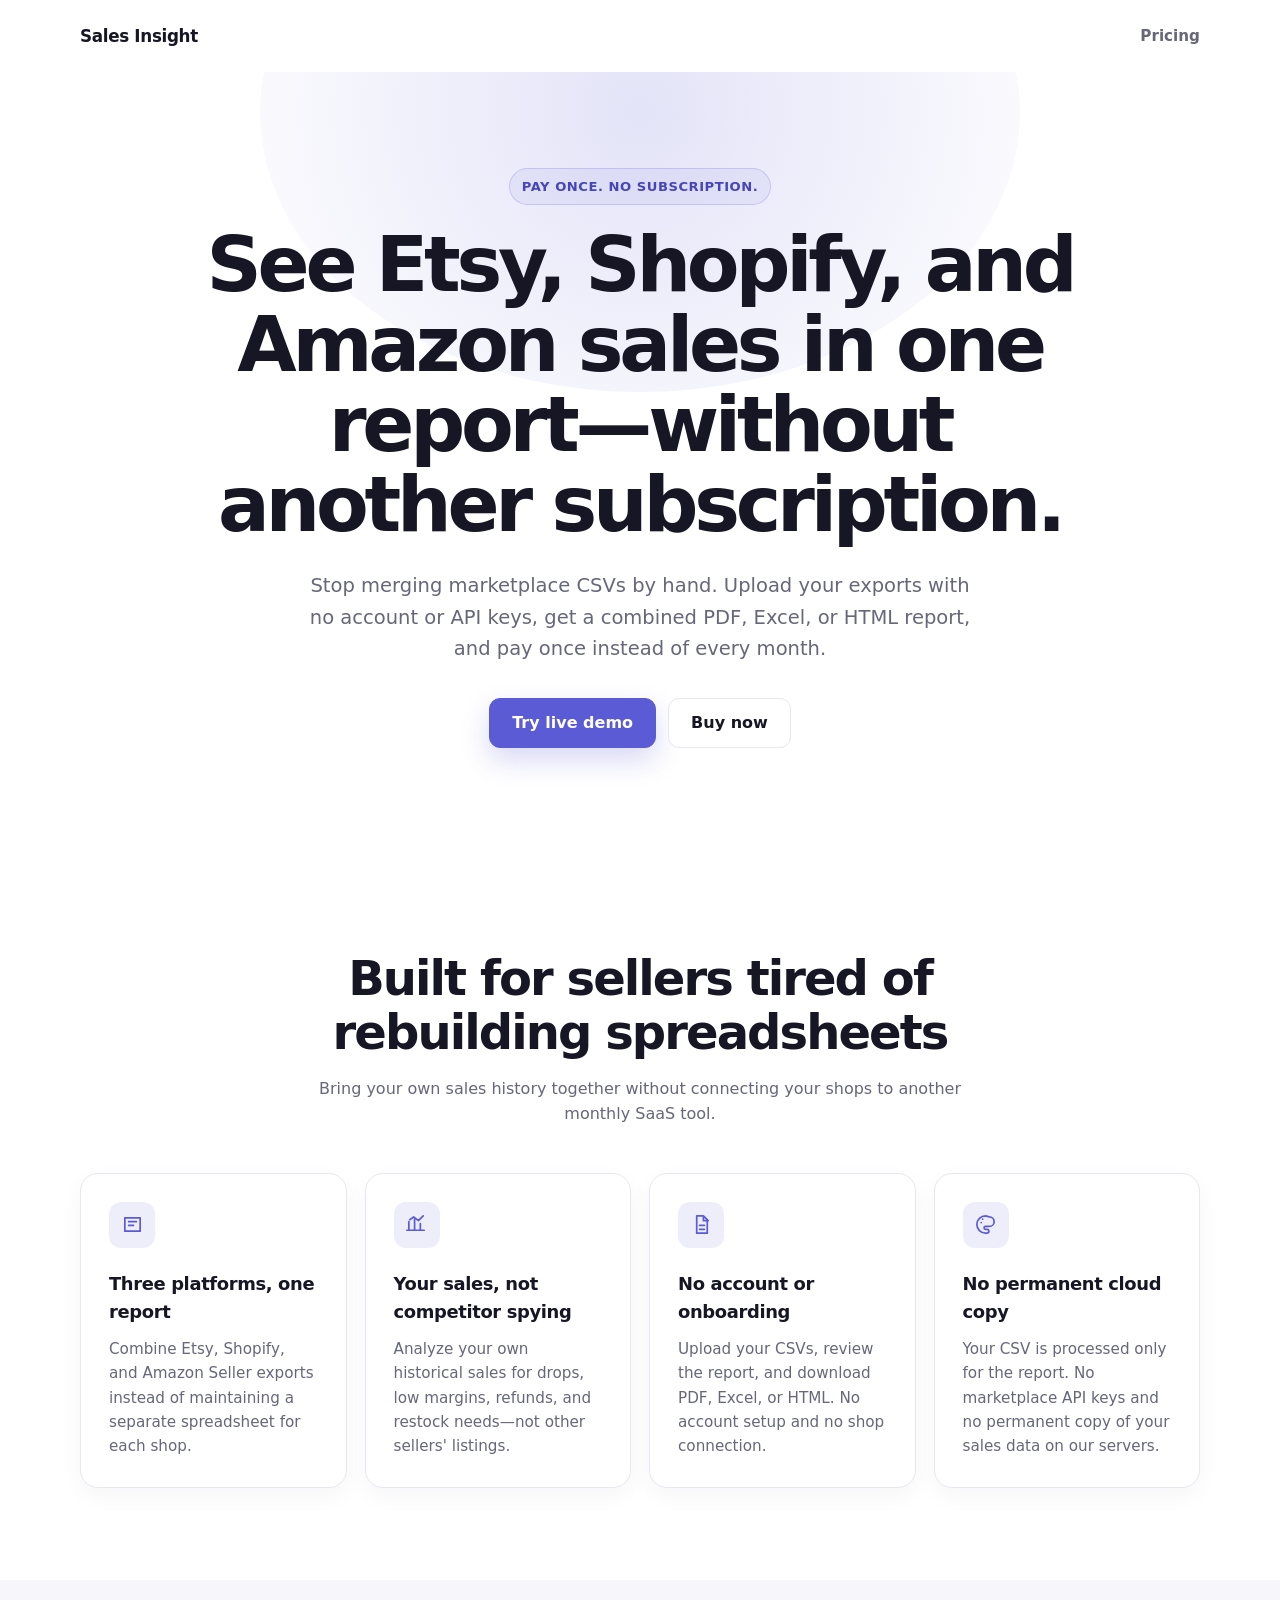
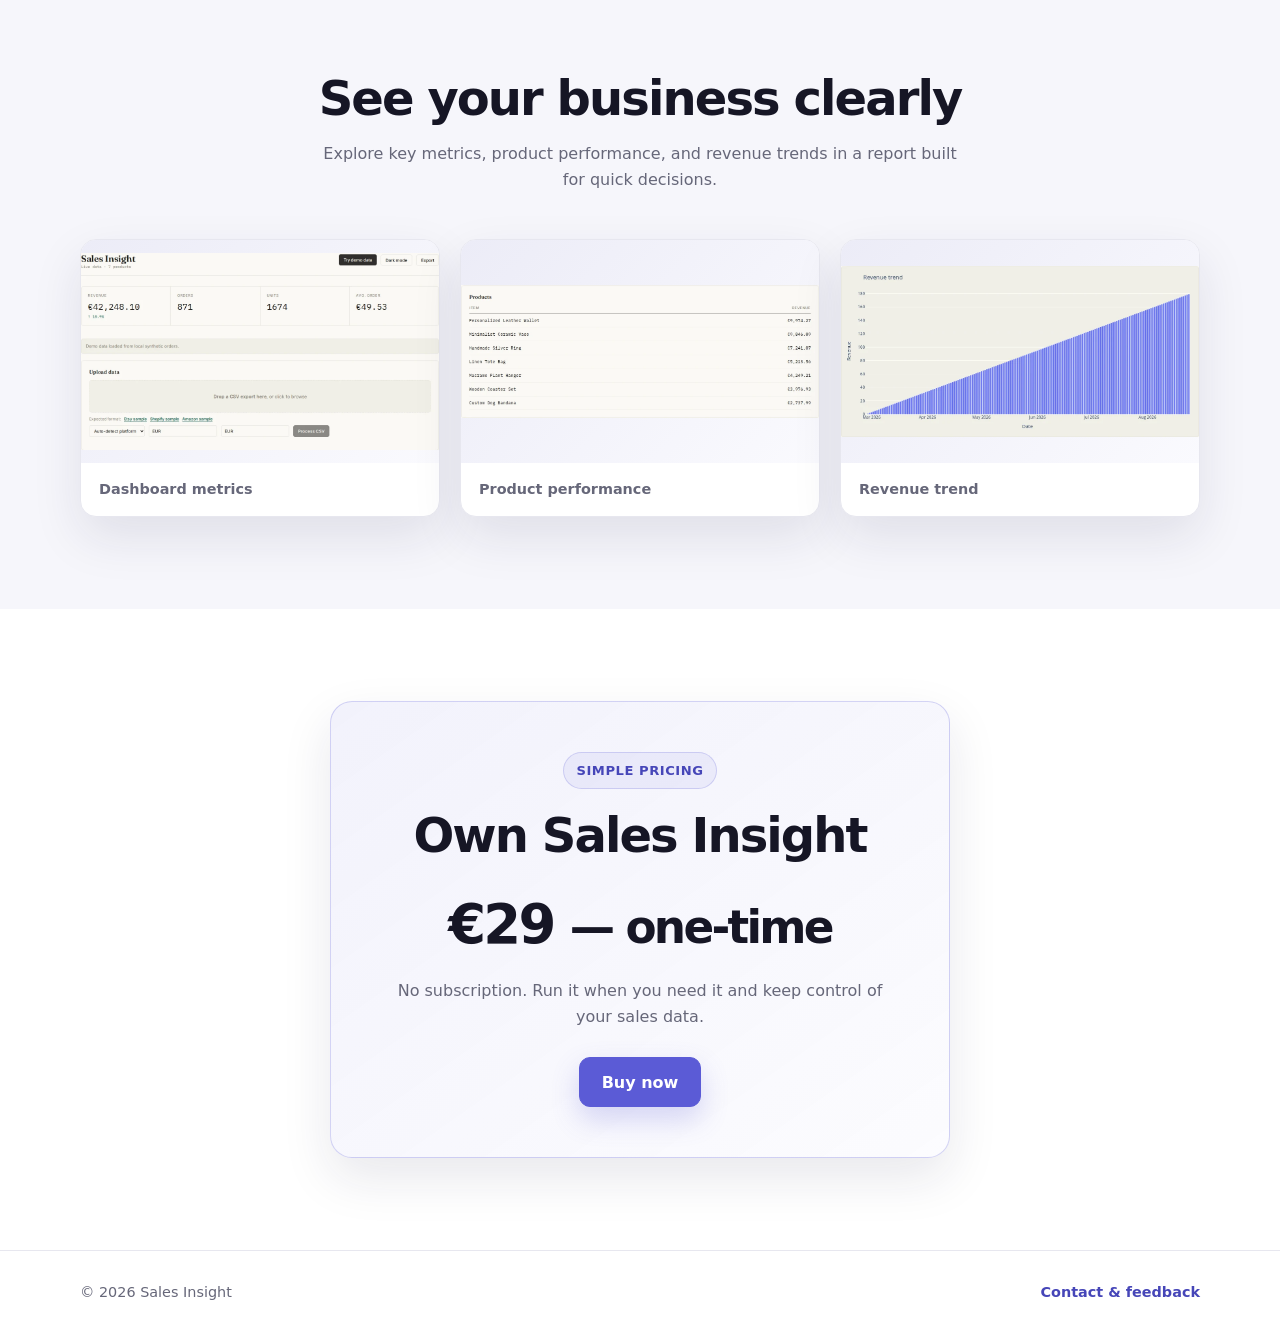
<file: landing/index.html>
<!doctype html>
<html lang="en">
<head>
  <meta charset="utf-8">
  <meta name="viewport" content="width=device-width, initial-scale=1">
  <meta name="description" content="Sales Insight turns Etsy, Shopify, and Amazon sales CSVs into clear reports and actionable insights.">
  <title>Sales Insight — Clear reports in seconds</title>
  <style>
    :root {
      --accent: #5b5bd6;
      --accent-dark: #4646b8;
      --ink: #161625;
      --muted: #666779;
      --surface: #f6f6fb;
      --line: #e7e7ef;
      --white: #ffffff;
      --shadow: 0 20px 50px rgba(30, 30, 70, 0.1);
    }

    * { box-sizing: border-box; }

    html { scroll-behavior: smooth; }

    body {
      margin: 0;
      color: var(--ink);
      background: var(--white);
      font-family: Inter, ui-sans-serif, system-ui, -apple-system, BlinkMacSystemFont, "Segoe UI", sans-serif;
      line-height: 1.6;
    }

    a { color: inherit; }

    img { display: block; max-width: 100%; }

    .container {
      width: min(1120px, calc(100% - 40px));
      margin-inline: auto;
    }

    .nav {
      display: flex;
      align-items: center;
      justify-content: space-between;
      min-height: 72px;
    }

    .brand {
      font-size: 1.05rem;
      font-weight: 800;
      letter-spacing: -0.02em;
      text-decoration: none;
    }

    .nav-link {
      color: var(--muted);
      font-size: 0.95rem;
      font-weight: 650;
      text-decoration: none;
    }

    .hero {
      position: relative;
      overflow: hidden;
      padding: 96px 0 112px;
      text-align: center;
    }

    .hero::before {
      position: absolute;
      z-index: -1;
      top: -240px;
      left: 50%;
      width: 760px;
      height: 560px;
      border-radius: 50%;
      background: radial-gradient(circle, rgba(91, 91, 214, 0.17), rgba(91, 91, 214, 0));
      content: "";
      transform: translateX(-50%);
    }

    .eyebrow {
      display: inline-flex;
      margin: 0 0 20px;
      padding: 7px 12px;
      border: 1px solid rgba(91, 91, 214, 0.22);
      border-radius: 999px;
      color: var(--accent-dark);
      background: rgba(91, 91, 214, 0.07);
      font-size: 0.82rem;
      font-weight: 750;
      letter-spacing: 0.04em;
      text-transform: uppercase;
    }

    h1 {
      max-width: 920px;
      margin: 0 auto;
      font-size: clamp(2.55rem, 6vw, 4.8rem);
      line-height: 1.04;
      letter-spacing: -0.055em;
    }

    .hero-copy {
      max-width: 680px;
      margin: 26px auto 0;
      color: var(--muted);
      font-size: clamp(1.05rem, 2vw, 1.22rem);
    }

    .actions {
      display: flex;
      flex-wrap: wrap;
      justify-content: center;
      gap: 12px;
      margin-top: 34px;
    }

    .button {
      display: inline-flex;
      align-items: center;
      justify-content: center;
      min-height: 50px;
      padding: 0 22px;
      border: 1px solid var(--line);
      border-radius: 11px;
      background: var(--white);
      font-weight: 750;
      text-decoration: none;
      transition: transform 160ms ease, box-shadow 160ms ease, background 160ms ease;
    }

    .button:hover { transform: translateY(-2px); }

    .button-primary {
      border-color: var(--accent);
      color: var(--white);
      background: var(--accent);
      box-shadow: 0 12px 28px rgba(91, 91, 214, 0.24);
    }

    .button-primary:hover { background: var(--accent-dark); }

    section { padding: 92px 0; }

    .section-heading {
      max-width: 650px;
      margin: 0 auto 46px;
      text-align: center;
    }

    h2 {
      margin: 0;
      font-size: clamp(2rem, 4vw, 3rem);
      line-height: 1.12;
      letter-spacing: -0.04em;
    }

    .section-heading p {
      margin: 16px 0 0;
      color: var(--muted);
    }

    .features {
      display: grid;
      grid-template-columns: repeat(4, 1fr);
      gap: 18px;
    }

    .feature {
      padding: 28px;
      border: 1px solid var(--line);
      border-radius: 18px;
      background: var(--white);
      box-shadow: 0 8px 24px rgba(30, 30, 70, 0.04);
    }

    .icon {
      display: grid;
      width: 46px;
      height: 46px;
      margin-bottom: 22px;
      place-items: center;
      border-radius: 12px;
      color: var(--accent);
      background: rgba(91, 91, 214, 0.1);
    }

    .icon svg {
      width: 23px;
      height: 23px;
      fill: none;
      stroke: currentColor;
      stroke-linecap: round;
      stroke-linejoin: round;
      stroke-width: 1.8;
    }

    h3 {
      margin: 0 0 10px;
      font-size: 1.12rem;
      letter-spacing: -0.02em;
    }

    .feature p {
      margin: 0;
      color: var(--muted);
      font-size: 0.95rem;
    }

    .screenshots { background: var(--surface); }

    .screenshot-grid {
      display: grid;
      grid-template-columns: repeat(3, 1fr);
      gap: 20px;
    }

    .screenshot {
      overflow: hidden;
      margin: 0;
      border: 1px solid var(--line);
      border-radius: 16px;
      background: var(--white);
      box-shadow: var(--shadow);
    }

    .screenshot img {
      width: 100%;
      aspect-ratio: 16 / 10;
      object-fit: contain;
      background: linear-gradient(135deg, #ececf7, #fafafe);
    }

    .screenshot figcaption {
      padding: 15px 18px;
      color: var(--muted);
      font-size: 0.9rem;
      font-weight: 650;
    }

    .pricing-card {
      max-width: 620px;
      margin: 0 auto;
      padding: 50px;
      border: 1px solid rgba(91, 91, 214, 0.25);
      border-radius: 22px;
      background: linear-gradient(145deg, rgba(91, 91, 214, 0.08), rgba(91, 91, 214, 0.02));
      text-align: center;
      box-shadow: var(--shadow);
    }

    .price {
      margin: 18px 0 10px;
      font-size: clamp(2.2rem, 5vw, 3.4rem);
      font-weight: 850;
      letter-spacing: -0.05em;
    }

    .price-note {
      margin: 0 0 28px;
      color: var(--muted);
    }

    footer {
      padding: 30px 0;
      border-top: 1px solid var(--line);
      color: var(--muted);
      font-size: 0.9rem;
    }

    .footer-inner {
      display: flex;
      align-items: center;
      justify-content: space-between;
      gap: 20px;
    }

    footer a {
      color: var(--accent-dark);
      font-weight: 700;
      text-decoration: none;
    }

    @media (max-width: 900px) {
      .features { grid-template-columns: repeat(2, 1fr); }
      .screenshot-grid { grid-template-columns: 1fr; }
      .screenshot { max-width: 680px; margin-inline: auto; }
    }

    @media (max-width: 600px) {
      .container { width: min(100% - 28px, 1120px); }
      .hero { padding: 68px 0 82px; }
      section { padding: 70px 0; }
      .features { grid-template-columns: 1fr; }
      .actions { flex-direction: column; }
      .button { width: 100%; }
      .pricing-card { padding: 36px 22px; }
      .footer-inner { align-items: flex-start; flex-direction: column; }
    }
  </style>
</head>
<body>
  <header class="container">
    <nav class="nav" aria-label="Main navigation">
      <a class="brand" href="#top">Sales Insight</a>
      <a class="nav-link" href="#pricing">Pricing</a>
    </nav>
  </header>

  <main id="top">
    <section class="hero">
      <div class="container">
        <p class="eyebrow">Pay once. No subscription.</p>
        <h1>See Etsy, Shopify, and Amazon sales in one report—without another subscription.</h1>
        <p class="hero-copy">Stop merging marketplace CSVs by hand. Upload your exports with no account or API keys, get a combined PDF, Excel, or HTML report, and pay once instead of every month.</p>
        <div class="actions">
          <a class="button button-primary" href="https://sales-insight-production.up.railway.app" target="_blank" rel="noopener">Try live demo</a>
          <a class="button" href="https://gumroad.com/l/sales-insight">Buy now</a>
        </div>
      </div>
    </section>

    <section aria-labelledby="features-title">
      <div class="container">
        <div class="section-heading">
          <h2 id="features-title">Built for sellers tired of rebuilding spreadsheets</h2>
          <p>Bring your own sales history together without connecting your shops to another monthly SaaS tool.</p>
        </div>
        <div class="features">
          <article class="feature">
            <span class="icon" aria-hidden="true">
              <svg viewBox="0 0 24 24"><path d="M4 5h16v14H4zM8 9h8M8 13h5"/></svg>
            </span>
            <h3>Three platforms, one report</h3>
            <p>Combine Etsy, Shopify, and Amazon Seller exports instead of maintaining a separate spreadsheet for each shop.</p>
          </article>
          <article class="feature">
            <span class="icon" aria-hidden="true">
              <svg viewBox="0 0 24 24"><path d="M4 18V9m6 9V5m6 13v-7m4 7H2M5 7l4-3 5 4 5-5"/></svg>
            </span>
            <h3>Your sales, not competitor spying</h3>
            <p>Analyze your own historical sales for drops, low margins, refunds, and restock needs—not other sellers' listings.</p>
          </article>
          <article class="feature">
            <span class="icon" aria-hidden="true">
              <svg viewBox="0 0 24 24"><path d="M7 3h7l4 4v14H7zM14 3v5h5M10 13h5M10 17h5"/></svg>
            </span>
            <h3>No account or onboarding</h3>
            <p>Upload your CSVs, review the report, and download PDF, Excel, or HTML. No account setup and no shop connection.</p>
          </article>
          <article class="feature">
            <span class="icon" aria-hidden="true">
              <svg viewBox="0 0 24 24"><path d="M12 3a9 9 0 1 0 0 18h1.5a2 2 0 0 0 0-4H12a1.5 1.5 0 0 1 0-3h4a5 5 0 0 0 0-10zM7.5 10h.01M9 6.5h.01"/></svg>
            </span>
            <h3>No permanent cloud copy</h3>
            <p>Your CSV is processed only for the report. No marketplace API keys and no permanent copy of your sales data on our servers.</p>
          </article>
        </div>
      </div>
    </section>

    <section class="screenshots" aria-labelledby="screenshots-title">
      <div class="container">
        <div class="section-heading">
          <h2 id="screenshots-title">See your business clearly</h2>
          <p>Explore key metrics, product performance, and revenue trends in a report built for quick decisions.</p>
        </div>
        <div class="screenshot-grid">
          <figure class="screenshot">
            <img src="screenshots/report-overview.webp" alt="Sales Insight dashboard with revenue, orders, units, and average order value" loading="lazy">
            <figcaption>Dashboard metrics</figcaption>
          </figure>
          <figure class="screenshot">
            <img src="screenshots/report-products.webp" alt="Sales Insight product revenue table" loading="lazy">
            <figcaption>Product performance</figcaption>
          </figure>
          <figure class="screenshot">
            <img src="screenshots/revenue-trend.webp" alt="Sales Insight revenue trend report chart" loading="lazy">
            <figcaption>Revenue trend</figcaption>
          </figure>
        </div>
      </div>
    </section>

    <section id="pricing" aria-labelledby="pricing-title">
      <div class="container">
        <div class="pricing-card">
          <p class="eyebrow">Simple pricing</p>
          <h2 id="pricing-title">Own Sales Insight</h2>
          <p class="price">€29 <small>— one-time</small></p>
          <p class="price-note">No subscription. Run it when you need it and keep control of your sales data.</p>
          <a class="button button-primary" href="https://gumroad.com/l/sales-insight">Buy now</a>
        </div>
      </div>
    </section>
  </main>

  <footer>
    <div class="container footer-inner">
      <span>© 2026 Sales Insight</span>
      <a href="mailto:hello@example.com">Contact &amp; feedback</a>
    </div>
  </footer>
</body>
</html>
</file>
